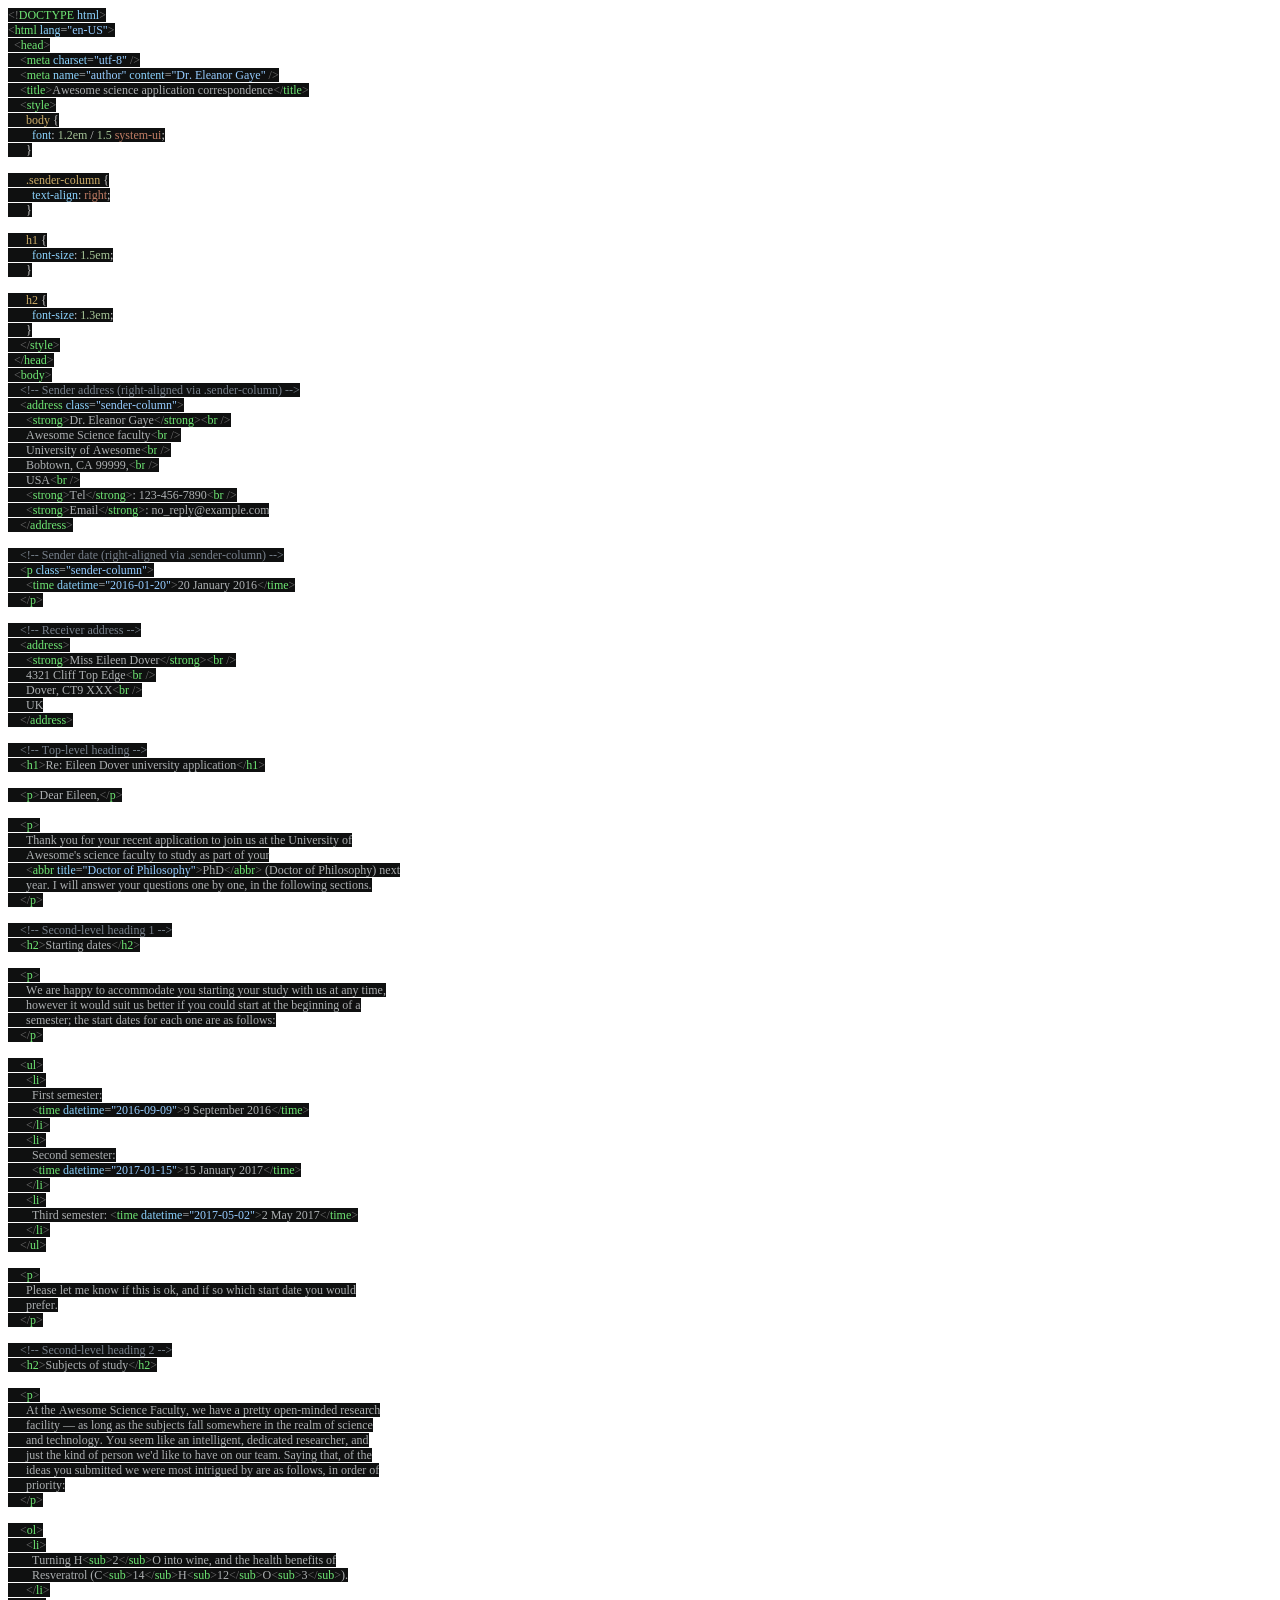
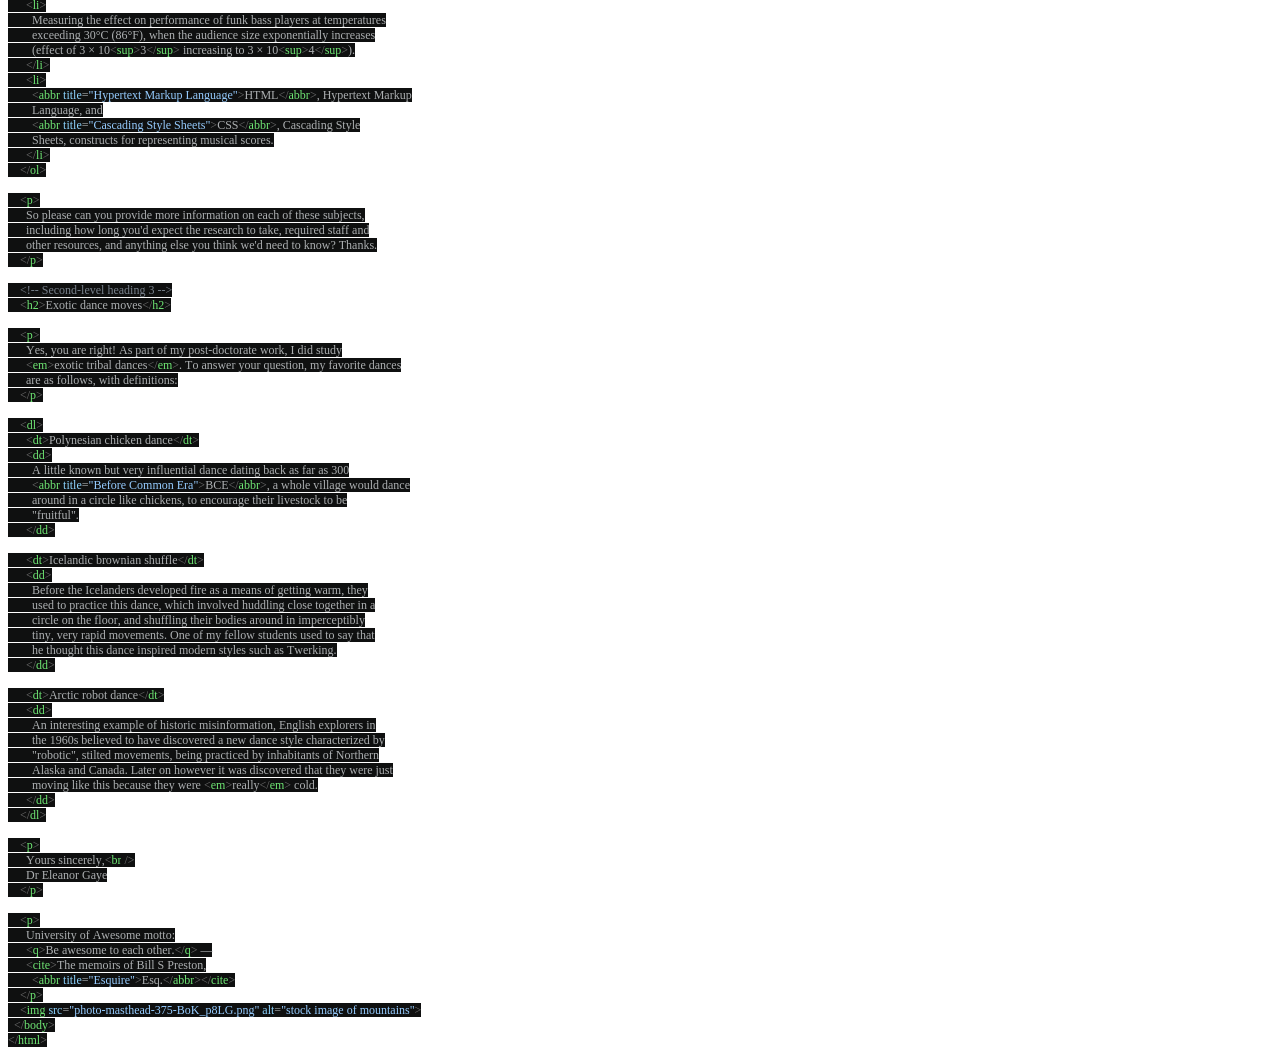
<file: HW 1.html>
<!DOCTYPE html PUBLIC "-//W3C//DTD HTML 4.01//EN" "http://www.w3.org/TR/html4/strict.dtd">
<html>
<head>
  <meta http-equiv="Content-Type" content="text/html; charset=utf-8">
  <meta http-equiv="Content-Style-Type" content="text/css">
  <title></title>
  <meta name="Generator" content="Cocoa HTML Writer">
  <meta name="CocoaVersion" content="2685.7">
  <style type="text/css">
    p.p1 {margin: 0.0px 0.0px 0.0px 0.0px; font: 12.0px Menlo; color: #6fe674; -webkit-text-stroke: #6fe674}
    p.p2 {margin: 0.0px 0.0px 0.0px 0.0px; font: 12.0px Menlo; color: #96ccff; -webkit-text-stroke: #96ccff}
    p.p3 {margin: 0.0px 0.0px 0.0px 0.0px; font: 12.0px Menlo; color: #adb0b2; -webkit-text-stroke: #adb0b2}
    p.p4 {margin: 0.0px 0.0px 0.0px 0.0px; font: 12.0px Menlo; color: #cacaca; -webkit-text-stroke: #cacaca}
    p.p5 {margin: 0.0px 0.0px 0.0px 0.0px; font: 12.0px Menlo; color: #adb0b2; -webkit-text-stroke: #adb0b2; min-height: 14.0px}
    p.p6 {margin: 0.0px 0.0px 0.0px 0.0px; font: 12.0px Menlo; color: #cdad6a; -webkit-text-stroke: #cdad6a}
    p.p7 {margin: 0.0px 0.0px 0.0px 0.0px; font: 12.0px Menlo; color: #78818c; -webkit-text-stroke: #78818c}
    span.s1 {font-kerning: none; color: #6d6d6d; background-color: #0f1010; -webkit-text-stroke: 0px #6d6d6d}
    span.s2 {font-kerning: none; background-color: #0f1010}
    span.s3 {font-kerning: none; color: #adb0b2; background-color: #0f1010; -webkit-text-stroke: 0px #adb0b2}
    span.s4 {font-kerning: none; color: #8cd3fe; background-color: #0f1010; -webkit-text-stroke: 0px #8cd3fe}
    span.s5 {font-kerning: none; color: #6fe674; background-color: #0f1010; -webkit-text-stroke: 0px #6fe674}
    span.s6 {font-kerning: none; color: #96ccff; background-color: #0f1010; -webkit-text-stroke: 0px #96ccff}
    span.s7 {font-kerning: none; color: #cdad6a; background-color: #0f1010; -webkit-text-stroke: 0px #cdad6a}
    span.s8 {font-kerning: none; color: #a7c598; background-color: #0f1010; -webkit-text-stroke: 0px #a7c598}
    span.s9 {font-kerning: none; color: #c27e65; background-color: #0f1010; -webkit-text-stroke: 0px #c27e65}
    span.s10 {font-kerning: none}
    span.s11 {font-kerning: none; color: #cacaca; background-color: #0f1010; -webkit-text-stroke: 0px #cacaca}
  </style>
</head>
<body>
<p class="p1"><span class="s1">&lt;!</span><span class="s2">DOCTYPE</span><span class="s3"> </span><span class="s4">html</span><span class="s1">&gt;</span></p>
<p class="p2"><span class="s1">&lt;</span><span class="s5">html</span><span class="s3"> </span><span class="s4">lang</span><span class="s3">=</span><span class="s2">"en-US"</span><span class="s1">&gt;</span></p>
<p class="p1"><span class="s3"><span class="Apple-converted-space">  </span></span><span class="s1">&lt;</span><span class="s2">head</span><span class="s1">&gt;</span></p>
<p class="p3"><span class="s2"><span class="Apple-converted-space">    </span></span><span class="s1">&lt;</span><span class="s5">meta</span><span class="s2"> </span><span class="s4">charset</span><span class="s2">=</span><span class="s6">"utf-8"</span><span class="s2"> </span><span class="s1">/&gt;</span></p>
<p class="p2"><span class="s3"><span class="Apple-converted-space">    </span></span><span class="s1">&lt;</span><span class="s5">meta</span><span class="s3"> </span><span class="s4">name</span><span class="s3">=</span><span class="s2">"author"</span><span class="s3"> </span><span class="s4">content</span><span class="s3">=</span><span class="s2">"Dr. Eleanor Gaye"</span><span class="s3"> </span><span class="s1">/&gt;</span></p>
<p class="p3"><span class="s2"><span class="Apple-converted-space">    </span></span><span class="s1">&lt;</span><span class="s5">title</span><span class="s1">&gt;</span><span class="s2">Awesome science application correspondence</span><span class="s1">&lt;/</span><span class="s5">title</span><span class="s1">&gt;</span></p>
<p class="p1"><span class="s3"><span class="Apple-converted-space">    </span></span><span class="s1">&lt;</span><span class="s2">style</span><span class="s1">&gt;</span></p>
<p class="p4"><span class="s2"><span class="Apple-converted-space">      </span></span><span class="s7">body</span><span class="s2"> {</span></p>
<p class="p4"><span class="s2"><span class="Apple-converted-space">        </span></span><span class="s4">font</span><span class="s2">: </span><span class="s8">1.2em</span><span class="s2"> / </span><span class="s8">1.5</span><span class="s2"> </span><span class="s9">system-ui</span><span class="s2">;</span></p>
<p class="p4"><span class="s2"><span class="Apple-converted-space">      </span>}</span></p>
<p class="p5"><span class="s10"></span><br></p>
<p class="p6"><span class="s11"><span class="Apple-converted-space">      </span></span><span class="s2">.sender-column</span><span class="s11"> {</span></p>
<p class="p4"><span class="s2"><span class="Apple-converted-space">        </span></span><span class="s4">text-align</span><span class="s2">: </span><span class="s9">right</span><span class="s2">;</span></p>
<p class="p4"><span class="s2"><span class="Apple-converted-space">      </span>}</span></p>
<p class="p5"><span class="s10"></span><br></p>
<p class="p4"><span class="s2"><span class="Apple-converted-space">      </span></span><span class="s7">h1</span><span class="s2"> {</span></p>
<p class="p4"><span class="s2"><span class="Apple-converted-space">        </span></span><span class="s4">font-size</span><span class="s2">: </span><span class="s8">1.5em</span><span class="s2">;</span></p>
<p class="p4"><span class="s2"><span class="Apple-converted-space">      </span>}</span></p>
<p class="p5"><span class="s10"></span><br></p>
<p class="p4"><span class="s2"><span class="Apple-converted-space">      </span></span><span class="s7">h2</span><span class="s2"> {</span></p>
<p class="p4"><span class="s2"><span class="Apple-converted-space">        </span></span><span class="s4">font-size</span><span class="s2">: </span><span class="s8">1.3em</span><span class="s2">;</span></p>
<p class="p4"><span class="s2"><span class="Apple-converted-space">      </span>}</span></p>
<p class="p1"><span class="s11"><span class="Apple-converted-space">    </span></span><span class="s1">&lt;/</span><span class="s2">style</span><span class="s1">&gt;</span></p>
<p class="p1"><span class="s3"><span class="Apple-converted-space">  </span></span><span class="s1">&lt;/</span><span class="s2">head</span><span class="s1">&gt;</span></p>
<p class="p1"><span class="s3"><span class="Apple-converted-space">  </span></span><span class="s1">&lt;</span><span class="s2">body</span><span class="s1">&gt;</span></p>
<p class="p7"><span class="s3"><span class="Apple-converted-space">    </span></span><span class="s2">&lt;!-- Sender address (right-aligned via .sender-column) --&gt;</span></p>
<p class="p2"><span class="s3"><span class="Apple-converted-space">    </span></span><span class="s1">&lt;</span><span class="s5">address</span><span class="s3"> </span><span class="s4">class</span><span class="s3">=</span><span class="s2">"sender-column"</span><span class="s1">&gt;</span></p>
<p class="p3"><span class="s2"><span class="Apple-converted-space">      </span></span><span class="s1">&lt;</span><span class="s5">strong</span><span class="s1">&gt;</span><span class="s2">Dr. Eleanor Gaye</span><span class="s1">&lt;/</span><span class="s5">strong</span><span class="s1">&gt;&lt;</span><span class="s5">br</span><span class="s2"> </span><span class="s1">/&gt;</span></p>
<p class="p3"><span class="s2"><span class="Apple-converted-space">      </span>Awesome Science faculty</span><span class="s1">&lt;</span><span class="s5">br</span><span class="s2"> </span><span class="s1">/&gt;</span></p>
<p class="p3"><span class="s2"><span class="Apple-converted-space">      </span>University of Awesome</span><span class="s1">&lt;</span><span class="s5">br</span><span class="s2"> </span><span class="s1">/&gt;</span></p>
<p class="p3"><span class="s2"><span class="Apple-converted-space">      </span>Bobtown, CA 99999,</span><span class="s1">&lt;</span><span class="s5">br</span><span class="s2"> </span><span class="s1">/&gt;</span></p>
<p class="p3"><span class="s2"><span class="Apple-converted-space">      </span>USA</span><span class="s1">&lt;</span><span class="s5">br</span><span class="s2"> </span><span class="s1">/&gt;</span></p>
<p class="p3"><span class="s2"><span class="Apple-converted-space">      </span></span><span class="s1">&lt;</span><span class="s5">strong</span><span class="s1">&gt;</span><span class="s2">Tel</span><span class="s1">&lt;/</span><span class="s5">strong</span><span class="s1">&gt;</span><span class="s2">: 123-456-7890</span><span class="s1">&lt;</span><span class="s5">br</span><span class="s2"> </span><span class="s1">/&gt;</span></p>
<p class="p3"><span class="s2"><span class="Apple-converted-space">      </span></span><span class="s1">&lt;</span><span class="s5">strong</span><span class="s1">&gt;</span><span class="s2">Email</span><span class="s1">&lt;/</span><span class="s5">strong</span><span class="s1">&gt;</span><span class="s2">: no_reply@example.com</span></p>
<p class="p1"><span class="s3"><span class="Apple-converted-space">    </span></span><span class="s1">&lt;/</span><span class="s2">address</span><span class="s1">&gt;</span></p>
<p class="p5"><span class="s10"></span><br></p>
<p class="p7"><span class="s3"><span class="Apple-converted-space">    </span></span><span class="s2">&lt;!-- Sender date (right-aligned via .sender-column) --&gt;</span></p>
<p class="p2"><span class="s3"><span class="Apple-converted-space">    </span></span><span class="s1">&lt;</span><span class="s5">p</span><span class="s3"> </span><span class="s4">class</span><span class="s3">=</span><span class="s2">"sender-column"</span><span class="s1">&gt;</span></p>
<p class="p3"><span class="s2"><span class="Apple-converted-space">      </span></span><span class="s1">&lt;</span><span class="s5">time</span><span class="s2"> </span><span class="s4">datetime</span><span class="s2">=</span><span class="s6">"2016-01-20"</span><span class="s1">&gt;</span><span class="s2">20 January 2016</span><span class="s1">&lt;/</span><span class="s5">time</span><span class="s1">&gt;</span></p>
<p class="p3"><span class="s2"><span class="Apple-converted-space">    </span></span><span class="s1">&lt;/</span><span class="s5">p</span><span class="s1">&gt;</span></p>
<p class="p5"><span class="s10"></span><br></p>
<p class="p7"><span class="s3"><span class="Apple-converted-space">    </span></span><span class="s2">&lt;!-- Receiver address --&gt;</span></p>
<p class="p1"><span class="s3"><span class="Apple-converted-space">    </span></span><span class="s1">&lt;</span><span class="s2">address</span><span class="s1">&gt;</span></p>
<p class="p3"><span class="s2"><span class="Apple-converted-space">      </span></span><span class="s1">&lt;</span><span class="s5">strong</span><span class="s1">&gt;</span><span class="s2">Miss Eileen Dover</span><span class="s1">&lt;/</span><span class="s5">strong</span><span class="s1">&gt;&lt;</span><span class="s5">br</span><span class="s2"> </span><span class="s1">/&gt;</span></p>
<p class="p3"><span class="s2"><span class="Apple-converted-space">      </span>4321 Cliff Top Edge</span><span class="s1">&lt;</span><span class="s5">br</span><span class="s2"> </span><span class="s1">/&gt;</span></p>
<p class="p3"><span class="s2"><span class="Apple-converted-space">      </span>Dover, CT9 XXX</span><span class="s1">&lt;</span><span class="s5">br</span><span class="s2"> </span><span class="s1">/&gt;</span></p>
<p class="p3"><span class="s2"><span class="Apple-converted-space">      </span>UK</span></p>
<p class="p1"><span class="s3"><span class="Apple-converted-space">    </span></span><span class="s1">&lt;/</span><span class="s2">address</span><span class="s1">&gt;</span></p>
<p class="p5"><span class="s10"></span><br></p>
<p class="p7"><span class="s3"><span class="Apple-converted-space">    </span></span><span class="s2">&lt;!-- Top-level heading --&gt;</span></p>
<p class="p3"><span class="s2"><span class="Apple-converted-space">    </span></span><span class="s1">&lt;</span><span class="s5">h1</span><span class="s1">&gt;</span><span class="s2">Re: Eileen Dover university application</span><span class="s1">&lt;/</span><span class="s5">h1</span><span class="s1">&gt;</span></p>
<p class="p5"><span class="s10"></span><br></p>
<p class="p3"><span class="s2"><span class="Apple-converted-space">    </span></span><span class="s1">&lt;</span><span class="s5">p</span><span class="s1">&gt;</span><span class="s2">Dear Eileen,</span><span class="s1">&lt;/</span><span class="s5">p</span><span class="s1">&gt;</span></p>
<p class="p5"><span class="s10"></span><br></p>
<p class="p3"><span class="s2"><span class="Apple-converted-space">    </span></span><span class="s1">&lt;</span><span class="s5">p</span><span class="s1">&gt;</span></p>
<p class="p3"><span class="s2"><span class="Apple-converted-space">      </span>Thank you for your recent application to join us at the University of</span></p>
<p class="p3"><span class="s2"><span class="Apple-converted-space">      </span>Awesome's science faculty to study as part of your</span></p>
<p class="p3"><span class="s2"><span class="Apple-converted-space">      </span></span><span class="s1">&lt;</span><span class="s5">abbr</span><span class="s2"> </span><span class="s4">title</span><span class="s2">=</span><span class="s6">"Doctor of Philosophy"</span><span class="s1">&gt;</span><span class="s2">PhD</span><span class="s1">&lt;/</span><span class="s5">abbr</span><span class="s1">&gt;</span><span class="s2"> (Doctor of Philosophy) next</span></p>
<p class="p3"><span class="s2"><span class="Apple-converted-space">      </span>year. I will answer your questions one by one, in the following sections.</span></p>
<p class="p3"><span class="s2"><span class="Apple-converted-space">    </span></span><span class="s1">&lt;/</span><span class="s5">p</span><span class="s1">&gt;</span></p>
<p class="p5"><span class="s10"></span><br></p>
<p class="p7"><span class="s3"><span class="Apple-converted-space">    </span></span><span class="s2">&lt;!-- Second-level heading 1 --&gt;</span></p>
<p class="p3"><span class="s2"><span class="Apple-converted-space">    </span></span><span class="s1">&lt;</span><span class="s5">h2</span><span class="s1">&gt;</span><span class="s2">Starting dates</span><span class="s1">&lt;/</span><span class="s5">h2</span><span class="s1">&gt;</span></p>
<p class="p5"><span class="s10"></span><br></p>
<p class="p3"><span class="s2"><span class="Apple-converted-space">    </span></span><span class="s1">&lt;</span><span class="s5">p</span><span class="s1">&gt;</span></p>
<p class="p3"><span class="s2"><span class="Apple-converted-space">      </span>We are happy to accommodate you starting your study with us at any time,</span></p>
<p class="p3"><span class="s2"><span class="Apple-converted-space">      </span>however it would suit us better if you could start at the beginning of a</span></p>
<p class="p3"><span class="s2"><span class="Apple-converted-space">      </span>semester; the start dates for each one are as follows:</span></p>
<p class="p3"><span class="s2"><span class="Apple-converted-space">    </span></span><span class="s1">&lt;/</span><span class="s5">p</span><span class="s1">&gt;</span></p>
<p class="p5"><span class="s10"></span><br></p>
<p class="p3"><span class="s2"><span class="Apple-converted-space">    </span></span><span class="s1">&lt;</span><span class="s5">ul</span><span class="s1">&gt;</span></p>
<p class="p3"><span class="s2"><span class="Apple-converted-space">      </span></span><span class="s1">&lt;</span><span class="s5">li</span><span class="s1">&gt;</span></p>
<p class="p3"><span class="s2"><span class="Apple-converted-space">        </span>First semester:</span></p>
<p class="p3"><span class="s2"><span class="Apple-converted-space">        </span></span><span class="s1">&lt;</span><span class="s5">time</span><span class="s2"> </span><span class="s4">datetime</span><span class="s2">=</span><span class="s6">"2016-09-09"</span><span class="s1">&gt;</span><span class="s2">9 September 2016</span><span class="s1">&lt;/</span><span class="s5">time</span><span class="s1">&gt;</span></p>
<p class="p3"><span class="s2"><span class="Apple-converted-space">      </span></span><span class="s1">&lt;/</span><span class="s5">li</span><span class="s1">&gt;</span></p>
<p class="p3"><span class="s2"><span class="Apple-converted-space">      </span></span><span class="s1">&lt;</span><span class="s5">li</span><span class="s1">&gt;</span></p>
<p class="p3"><span class="s2"><span class="Apple-converted-space">        </span>Second semester:</span></p>
<p class="p3"><span class="s2"><span class="Apple-converted-space">        </span></span><span class="s1">&lt;</span><span class="s5">time</span><span class="s2"> </span><span class="s4">datetime</span><span class="s2">=</span><span class="s6">"2017-01-15"</span><span class="s1">&gt;</span><span class="s2">15 January 2017</span><span class="s1">&lt;/</span><span class="s5">time</span><span class="s1">&gt;</span></p>
<p class="p3"><span class="s2"><span class="Apple-converted-space">      </span></span><span class="s1">&lt;/</span><span class="s5">li</span><span class="s1">&gt;</span></p>
<p class="p3"><span class="s2"><span class="Apple-converted-space">      </span></span><span class="s1">&lt;</span><span class="s5">li</span><span class="s1">&gt;</span></p>
<p class="p3"><span class="s2"><span class="Apple-converted-space">        </span>Third semester: </span><span class="s1">&lt;</span><span class="s5">time</span><span class="s2"> </span><span class="s4">datetime</span><span class="s2">=</span><span class="s6">"2017-05-02"</span><span class="s1">&gt;</span><span class="s2">2 May 2017</span><span class="s1">&lt;/</span><span class="s5">time</span><span class="s1">&gt;</span></p>
<p class="p3"><span class="s2"><span class="Apple-converted-space">      </span></span><span class="s1">&lt;/</span><span class="s5">li</span><span class="s1">&gt;</span></p>
<p class="p3"><span class="s2"><span class="Apple-converted-space">    </span></span><span class="s1">&lt;/</span><span class="s5">ul</span><span class="s1">&gt;</span></p>
<p class="p5"><span class="s10"></span><br></p>
<p class="p3"><span class="s2"><span class="Apple-converted-space">    </span></span><span class="s1">&lt;</span><span class="s5">p</span><span class="s1">&gt;</span></p>
<p class="p3"><span class="s2"><span class="Apple-converted-space">      </span>Please let me know if this is ok, and if so which start date you would</span></p>
<p class="p3"><span class="s2"><span class="Apple-converted-space">      </span>prefer.</span></p>
<p class="p3"><span class="s2"><span class="Apple-converted-space">    </span></span><span class="s1">&lt;/</span><span class="s5">p</span><span class="s1">&gt;</span></p>
<p class="p5"><span class="s10"></span><br></p>
<p class="p7"><span class="s3"><span class="Apple-converted-space">    </span></span><span class="s2">&lt;!-- Second-level heading 2 --&gt;</span></p>
<p class="p3"><span class="s2"><span class="Apple-converted-space">    </span></span><span class="s1">&lt;</span><span class="s5">h2</span><span class="s1">&gt;</span><span class="s2">Subjects of study</span><span class="s1">&lt;/</span><span class="s5">h2</span><span class="s1">&gt;</span></p>
<p class="p5"><span class="s10"></span><br></p>
<p class="p3"><span class="s2"><span class="Apple-converted-space">    </span></span><span class="s1">&lt;</span><span class="s5">p</span><span class="s1">&gt;</span></p>
<p class="p3"><span class="s2"><span class="Apple-converted-space">      </span>At the Awesome Science Faculty, we have a pretty open-minded research</span></p>
<p class="p3"><span class="s2"><span class="Apple-converted-space">      </span>facility — as long as the subjects fall somewhere in the realm of science</span></p>
<p class="p3"><span class="s2"><span class="Apple-converted-space">      </span>and technology. You seem like an intelligent, dedicated researcher, and</span></p>
<p class="p3"><span class="s2"><span class="Apple-converted-space">      </span>just the kind of person we'd like to have on our team. Saying that, of the</span></p>
<p class="p3"><span class="s2"><span class="Apple-converted-space">      </span>ideas you submitted we were most intrigued by are as follows, in order of</span></p>
<p class="p3"><span class="s2"><span class="Apple-converted-space">      </span>priority:</span></p>
<p class="p3"><span class="s2"><span class="Apple-converted-space">    </span></span><span class="s1">&lt;/</span><span class="s5">p</span><span class="s1">&gt;</span></p>
<p class="p5"><span class="s10"></span><br></p>
<p class="p3"><span class="s2"><span class="Apple-converted-space">    </span></span><span class="s1">&lt;</span><span class="s5">ol</span><span class="s1">&gt;</span></p>
<p class="p3"><span class="s2"><span class="Apple-converted-space">      </span></span><span class="s1">&lt;</span><span class="s5">li</span><span class="s1">&gt;</span></p>
<p class="p3"><span class="s2"><span class="Apple-converted-space">        </span>Turning H</span><span class="s1">&lt;</span><span class="s5">sub</span><span class="s1">&gt;</span><span class="s2">2</span><span class="s1">&lt;/</span><span class="s5">sub</span><span class="s1">&gt;</span><span class="s2">O into wine, and the health benefits of</span></p>
<p class="p3"><span class="s2"><span class="Apple-converted-space">        </span>Resveratrol (C</span><span class="s1">&lt;</span><span class="s5">sub</span><span class="s1">&gt;</span><span class="s2">14</span><span class="s1">&lt;/</span><span class="s5">sub</span><span class="s1">&gt;</span><span class="s2">H</span><span class="s1">&lt;</span><span class="s5">sub</span><span class="s1">&gt;</span><span class="s2">12</span><span class="s1">&lt;/</span><span class="s5">sub</span><span class="s1">&gt;</span><span class="s2">O</span><span class="s1">&lt;</span><span class="s5">sub</span><span class="s1">&gt;</span><span class="s2">3</span><span class="s1">&lt;/</span><span class="s5">sub</span><span class="s1">&gt;</span><span class="s2">).</span></p>
<p class="p3"><span class="s2"><span class="Apple-converted-space">      </span></span><span class="s1">&lt;/</span><span class="s5">li</span><span class="s1">&gt;</span></p>
<p class="p3"><span class="s2"><span class="Apple-converted-space">      </span></span><span class="s1">&lt;</span><span class="s5">li</span><span class="s1">&gt;</span></p>
<p class="p3"><span class="s2"><span class="Apple-converted-space">        </span>Measuring the effect on performance of funk bass players at temperatures</span></p>
<p class="p3"><span class="s2"><span class="Apple-converted-space">        </span>exceeding 30°C (86°F), when the audience size exponentially increases</span></p>
<p class="p3"><span class="s2"><span class="Apple-converted-space">        </span>(effect of 3 × 10</span><span class="s1">&lt;</span><span class="s5">sup</span><span class="s1">&gt;</span><span class="s2">3</span><span class="s1">&lt;/</span><span class="s5">sup</span><span class="s1">&gt;</span><span class="s2"> increasing to 3 × 10</span><span class="s1">&lt;</span><span class="s5">sup</span><span class="s1">&gt;</span><span class="s2">4</span><span class="s1">&lt;/</span><span class="s5">sup</span><span class="s1">&gt;</span><span class="s2">).</span></p>
<p class="p3"><span class="s2"><span class="Apple-converted-space">      </span></span><span class="s1">&lt;/</span><span class="s5">li</span><span class="s1">&gt;</span></p>
<p class="p3"><span class="s2"><span class="Apple-converted-space">      </span></span><span class="s1">&lt;</span><span class="s5">li</span><span class="s1">&gt;</span></p>
<p class="p3"><span class="s2"><span class="Apple-converted-space">        </span></span><span class="s1">&lt;</span><span class="s5">abbr</span><span class="s2"> </span><span class="s4">title</span><span class="s2">=</span><span class="s6">"Hypertext Markup Language"</span><span class="s1">&gt;</span><span class="s2">HTML</span><span class="s1">&lt;/</span><span class="s5">abbr</span><span class="s1">&gt;</span><span class="s2">, Hypertext Markup</span></p>
<p class="p3"><span class="s2"><span class="Apple-converted-space">        </span>Language, and</span></p>
<p class="p3"><span class="s2"><span class="Apple-converted-space">        </span></span><span class="s1">&lt;</span><span class="s5">abbr</span><span class="s2"> </span><span class="s4">title</span><span class="s2">=</span><span class="s6">"Cascading Style Sheets"</span><span class="s1">&gt;</span><span class="s2">CSS</span><span class="s1">&lt;/</span><span class="s5">abbr</span><span class="s1">&gt;</span><span class="s2">, Cascading Style</span></p>
<p class="p3"><span class="s2"><span class="Apple-converted-space">        </span>Sheets, constructs for representing musical scores.</span></p>
<p class="p3"><span class="s2"><span class="Apple-converted-space">      </span></span><span class="s1">&lt;/</span><span class="s5">li</span><span class="s1">&gt;</span></p>
<p class="p3"><span class="s2"><span class="Apple-converted-space">    </span></span><span class="s1">&lt;/</span><span class="s5">ol</span><span class="s1">&gt;</span></p>
<p class="p5"><span class="s10"></span><br></p>
<p class="p3"><span class="s2"><span class="Apple-converted-space">    </span></span><span class="s1">&lt;</span><span class="s5">p</span><span class="s1">&gt;</span></p>
<p class="p3"><span class="s2"><span class="Apple-converted-space">      </span>So please can you provide more information on each of these subjects,</span></p>
<p class="p3"><span class="s2"><span class="Apple-converted-space">      </span>including how long you'd expect the research to take, required staff and</span></p>
<p class="p3"><span class="s2"><span class="Apple-converted-space">      </span>other resources, and anything else you think we'd need to know? Thanks.</span></p>
<p class="p3"><span class="s2"><span class="Apple-converted-space">    </span></span><span class="s1">&lt;/</span><span class="s5">p</span><span class="s1">&gt;</span></p>
<p class="p5"><span class="s10"></span><br></p>
<p class="p7"><span class="s3"><span class="Apple-converted-space">    </span></span><span class="s2">&lt;!-- Second-level heading 3 --&gt;</span></p>
<p class="p3"><span class="s2"><span class="Apple-converted-space">    </span></span><span class="s1">&lt;</span><span class="s5">h2</span><span class="s1">&gt;</span><span class="s2">Exotic dance moves</span><span class="s1">&lt;/</span><span class="s5">h2</span><span class="s1">&gt;</span></p>
<p class="p5"><span class="s10"></span><br></p>
<p class="p3"><span class="s2"><span class="Apple-converted-space">    </span></span><span class="s1">&lt;</span><span class="s5">p</span><span class="s1">&gt;</span></p>
<p class="p3"><span class="s2"><span class="Apple-converted-space">      </span>Yes, you are right! As part of my post-doctorate work, I did study</span></p>
<p class="p3"><span class="s2"><span class="Apple-converted-space">      </span></span><span class="s1">&lt;</span><span class="s5">em</span><span class="s1">&gt;</span><span class="s2">exotic tribal dances</span><span class="s1">&lt;/</span><span class="s5">em</span><span class="s1">&gt;</span><span class="s2">. To answer your question, my favorite dances</span></p>
<p class="p3"><span class="s2"><span class="Apple-converted-space">      </span>are as follows, with definitions:</span></p>
<p class="p3"><span class="s2"><span class="Apple-converted-space">    </span></span><span class="s1">&lt;/</span><span class="s5">p</span><span class="s1">&gt;</span></p>
<p class="p5"><span class="s10"></span><br></p>
<p class="p3"><span class="s2"><span class="Apple-converted-space">    </span></span><span class="s1">&lt;</span><span class="s5">dl</span><span class="s1">&gt;</span></p>
<p class="p3"><span class="s2"><span class="Apple-converted-space">      </span></span><span class="s1">&lt;</span><span class="s5">dt</span><span class="s1">&gt;</span><span class="s2">Polynesian chicken dance</span><span class="s1">&lt;/</span><span class="s5">dt</span><span class="s1">&gt;</span></p>
<p class="p3"><span class="s2"><span class="Apple-converted-space">      </span></span><span class="s1">&lt;</span><span class="s5">dd</span><span class="s1">&gt;</span></p>
<p class="p3"><span class="s2"><span class="Apple-converted-space">        </span>A little known but very influential dance dating back as far as 300</span></p>
<p class="p3"><span class="s2"><span class="Apple-converted-space">        </span></span><span class="s1">&lt;</span><span class="s5">abbr</span><span class="s2"> </span><span class="s4">title</span><span class="s2">=</span><span class="s6">"Before Common Era"</span><span class="s1">&gt;</span><span class="s2">BCE</span><span class="s1">&lt;/</span><span class="s5">abbr</span><span class="s1">&gt;</span><span class="s2">, a whole village would dance</span></p>
<p class="p3"><span class="s2"><span class="Apple-converted-space">        </span>around in a circle like chickens, to encourage their livestock to be</span></p>
<p class="p3"><span class="s2"><span class="Apple-converted-space">        </span>"fruitful".</span></p>
<p class="p3"><span class="s2"><span class="Apple-converted-space">      </span></span><span class="s1">&lt;/</span><span class="s5">dd</span><span class="s1">&gt;</span></p>
<p class="p5"><span class="s10"></span><br></p>
<p class="p3"><span class="s2"><span class="Apple-converted-space">      </span></span><span class="s1">&lt;</span><span class="s5">dt</span><span class="s1">&gt;</span><span class="s2">Icelandic brownian shuffle</span><span class="s1">&lt;/</span><span class="s5">dt</span><span class="s1">&gt;</span></p>
<p class="p3"><span class="s2"><span class="Apple-converted-space">      </span></span><span class="s1">&lt;</span><span class="s5">dd</span><span class="s1">&gt;</span></p>
<p class="p3"><span class="s2"><span class="Apple-converted-space">        </span>Before the Icelanders developed fire as a means of getting warm, they</span></p>
<p class="p3"><span class="s2"><span class="Apple-converted-space">        </span>used to practice this dance, which involved huddling close together in a</span></p>
<p class="p3"><span class="s2"><span class="Apple-converted-space">        </span>circle on the floor, and shuffling their bodies around in imperceptibly</span></p>
<p class="p3"><span class="s2"><span class="Apple-converted-space">        </span>tiny, very rapid movements. One of my fellow students used to say that</span></p>
<p class="p3"><span class="s2"><span class="Apple-converted-space">        </span>he thought this dance inspired modern styles such as Twerking.</span></p>
<p class="p3"><span class="s2"><span class="Apple-converted-space">      </span></span><span class="s1">&lt;/</span><span class="s5">dd</span><span class="s1">&gt;</span></p>
<p class="p5"><span class="s10"></span><br></p>
<p class="p3"><span class="s2"><span class="Apple-converted-space">      </span></span><span class="s1">&lt;</span><span class="s5">dt</span><span class="s1">&gt;</span><span class="s2">Arctic robot dance</span><span class="s1">&lt;/</span><span class="s5">dt</span><span class="s1">&gt;</span></p>
<p class="p3"><span class="s2"><span class="Apple-converted-space">      </span></span><span class="s1">&lt;</span><span class="s5">dd</span><span class="s1">&gt;</span></p>
<p class="p3"><span class="s2"><span class="Apple-converted-space">        </span>An interesting example of historic misinformation, English explorers in</span></p>
<p class="p3"><span class="s2"><span class="Apple-converted-space">        </span>the 1960s believed to have discovered a new dance style characterized by</span></p>
<p class="p3"><span class="s2"><span class="Apple-converted-space">        </span>"robotic", stilted movements, being practiced by inhabitants of Northern</span></p>
<p class="p3"><span class="s2"><span class="Apple-converted-space">        </span>Alaska and Canada. Later on however it was discovered that they were just</span></p>
<p class="p3"><span class="s2"><span class="Apple-converted-space">        </span>moving like this because they were </span><span class="s1">&lt;</span><span class="s5">em</span><span class="s1">&gt;</span><span class="s2">really</span><span class="s1">&lt;/</span><span class="s5">em</span><span class="s1">&gt;</span><span class="s2"> cold.</span></p>
<p class="p3"><span class="s2"><span class="Apple-converted-space">      </span></span><span class="s1">&lt;/</span><span class="s5">dd</span><span class="s1">&gt;</span></p>
<p class="p3"><span class="s2"><span class="Apple-converted-space">    </span></span><span class="s1">&lt;/</span><span class="s5">dl</span><span class="s1">&gt;</span></p>
<p class="p5"><span class="s10"></span><br></p>
<p class="p3"><span class="s2"><span class="Apple-converted-space">    </span></span><span class="s1">&lt;</span><span class="s5">p</span><span class="s1">&gt;</span></p>
<p class="p3"><span class="s2"><span class="Apple-converted-space">      </span>Yours sincerely,</span><span class="s1">&lt;</span><span class="s5">br</span><span class="s2"> </span><span class="s1">/&gt;</span></p>
<p class="p3"><span class="s2"><span class="Apple-converted-space">      </span>Dr Eleanor Gaye</span></p>
<p class="p3"><span class="s2"><span class="Apple-converted-space">    </span></span><span class="s1">&lt;/</span><span class="s5">p</span><span class="s1">&gt;</span></p>
<p class="p5"><span class="s10"></span><br></p>
<p class="p3"><span class="s2"><span class="Apple-converted-space">    </span></span><span class="s1">&lt;</span><span class="s5">p</span><span class="s1">&gt;</span></p>
<p class="p3"><span class="s2"><span class="Apple-converted-space">      </span>University of Awesome motto:</span></p>
<p class="p3"><span class="s2"><span class="Apple-converted-space">      </span></span><span class="s1">&lt;</span><span class="s5">q</span><span class="s1">&gt;</span><span class="s2">Be awesome to each other.</span><span class="s1">&lt;/</span><span class="s5">q</span><span class="s1">&gt;</span><span class="s2"> —</span></p>
<p class="p3"><span class="s2"><span class="Apple-converted-space">      </span></span><span class="s1">&lt;</span><span class="s5">cite</span><span class="s1">&gt;</span><span class="s2">The memoirs of Bill S Preston,</span></p>
<p class="p3"><span class="s2"><span class="Apple-converted-space">        </span></span><span class="s1">&lt;</span><span class="s5">abbr</span><span class="s2"> </span><span class="s4">title</span><span class="s2">=</span><span class="s6">"Esquire"</span><span class="s1">&gt;</span><span class="s2">Esq.</span><span class="s1">&lt;/</span><span class="s5">abbr</span><span class="s1">&gt;&lt;/</span><span class="s5">cite</span><span class="s1">&gt;</span></p>
<p class="p3"><span class="s2"><span class="Apple-converted-space">    </span></span><span class="s1">&lt;/</span><span class="s5">p</span><span class="s1">&gt;</span></p>
<p class="p2"><span class="s3"><span class="Apple-converted-space">    </span></span><span class="s1">&lt;</span><span class="s5">img</span><span class="s3"> </span><span class="s4">src</span><span class="s3">=</span><span class="s2">"photo-masthead-375-BoK_p8LG.png"</span><span class="s3"> </span><span class="s4">alt</span><span class="s3">=</span><span class="s2">"stock image of mountains"</span><span class="s1">&gt;</span></p>
<p class="p1"><span class="s3"><span class="Apple-converted-space">  </span></span><span class="s1">&lt;/</span><span class="s2">body</span><span class="s1">&gt;</span></p>
<p class="p1"><span class="s1">&lt;/</span><span class="s2">html</span><span class="s1">&gt;</span></p>
</body>
</html>
</file>
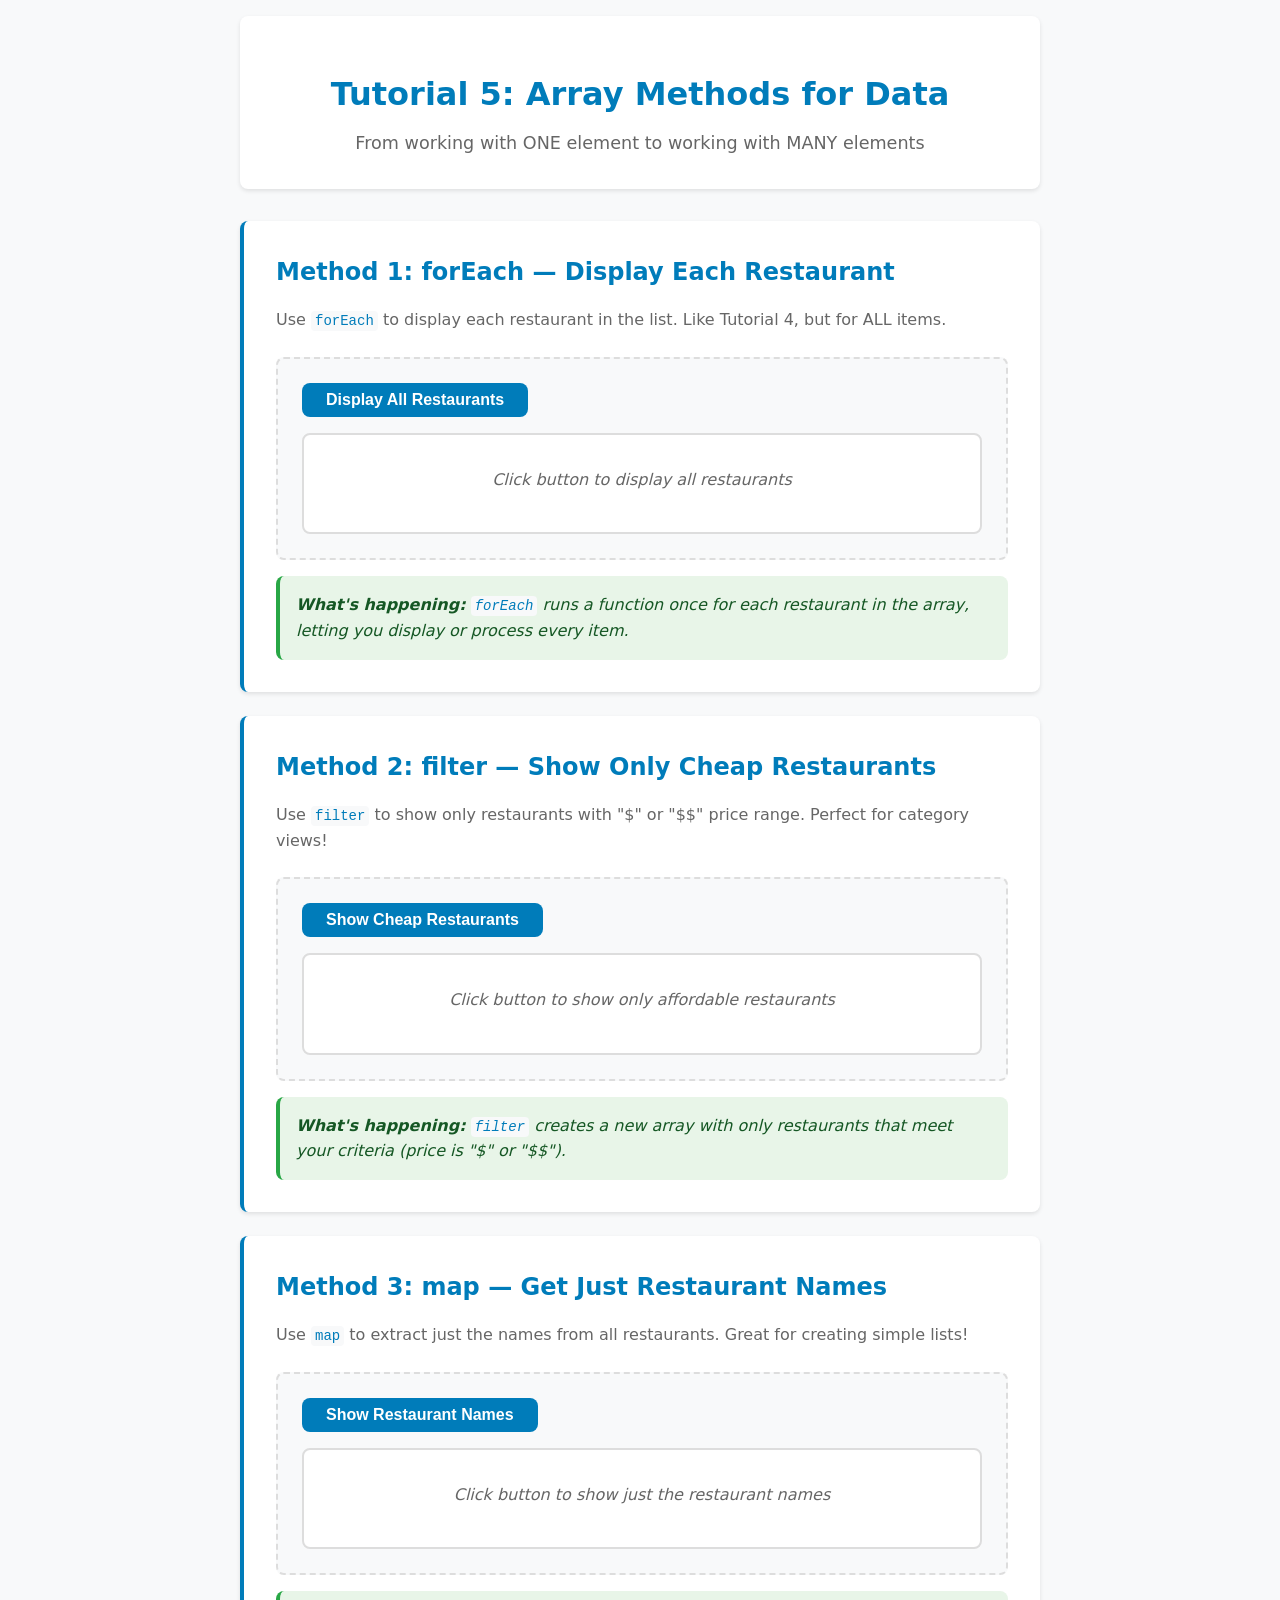
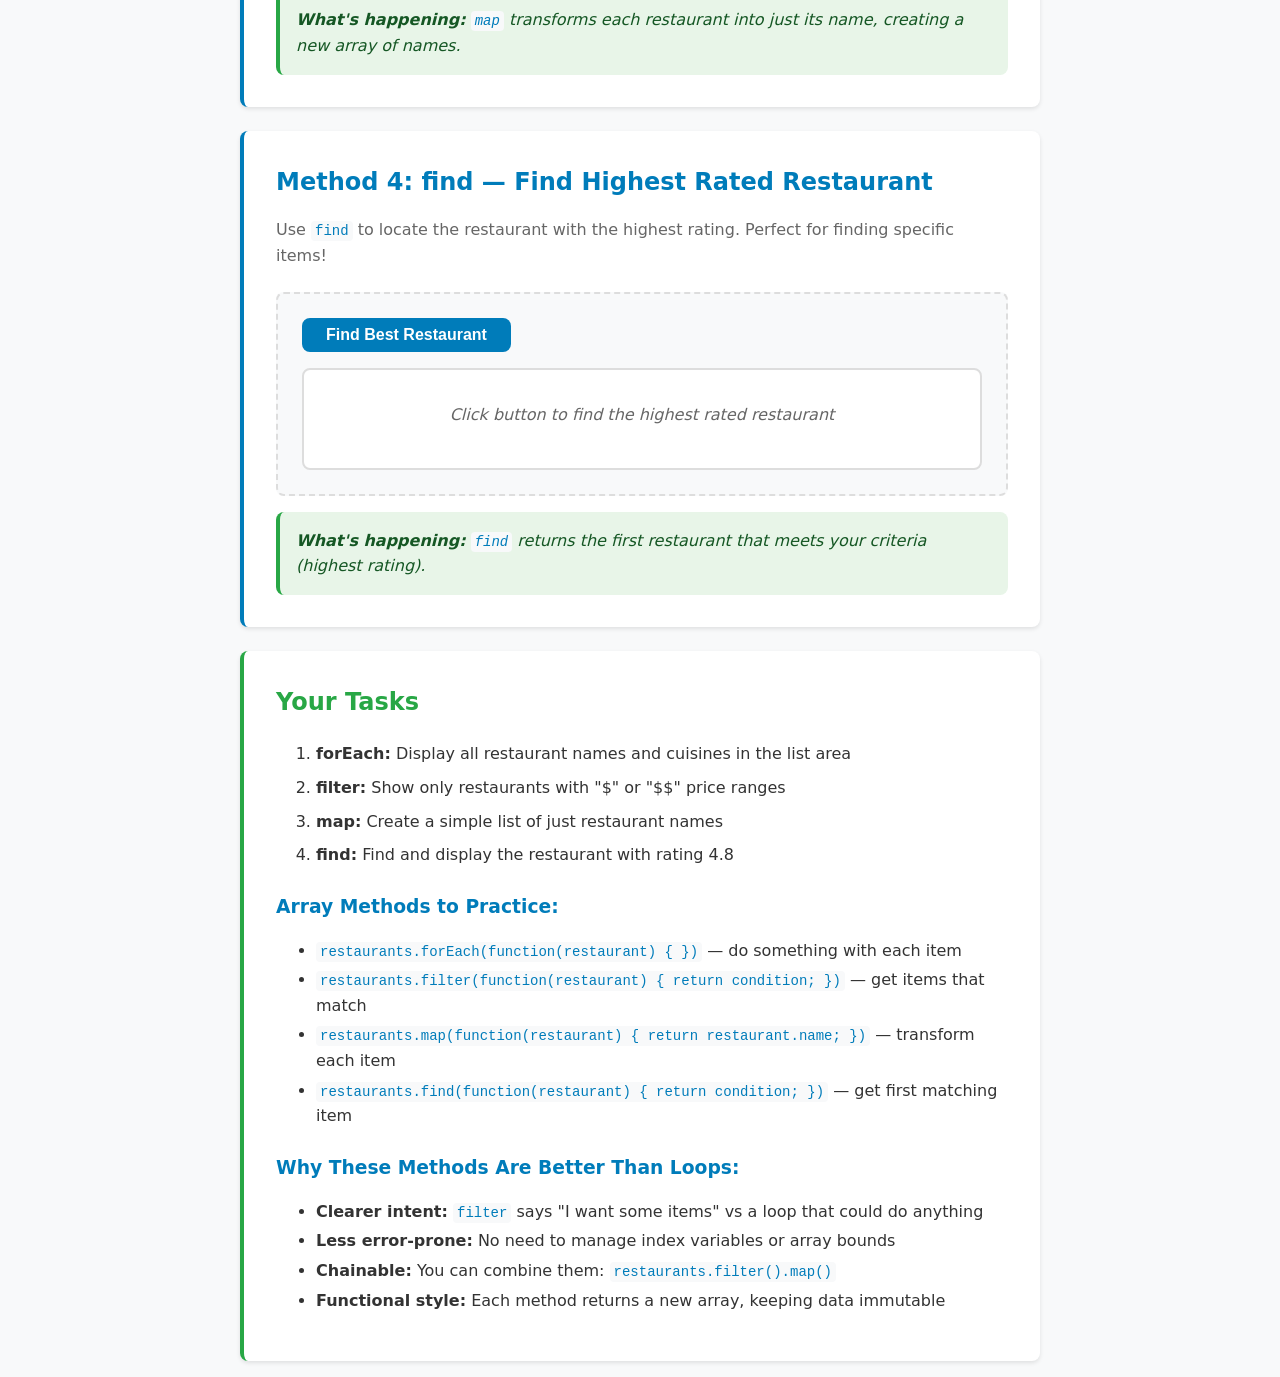
<file: Week5.html>
<!DOCTYPE html>
<html lang="en">
<head>
    <meta charset="UTF-8">
    <meta name="viewport" content="width=device-width, initial-scale=1.0">
    <title>Tutorial 5: Array Methods for Data</title>
    <style>
        /* =====================================================
           TUTORIAL 5: ARRAY METHODS FOR DATA
           Consistent styling with previous tutorials
           ===================================================== */

        /* ROOT VARIABLES */
        :root {
            --primary-color: #007cba;
            --secondary-color: #28a745;
            --background-color: #f8f9fa;
            --card-background: #ffffff;
            --text-color: #333;
            --border-color: #ddd;
            --shadow: 0 0.125rem 0.25rem rgba(0, 0, 0, 0.1);
            --border-radius: 0.5rem;
            --spacing-sm: 0.5rem;
            --spacing-md: 1rem;
            --spacing-lg: 1.5rem;
            --spacing-xl: 2rem;
        }

        /* BASE STYLES */
        * {
            box-sizing: border-box;
        }

        body {
            font-family: system-ui, -apple-system, sans-serif;
            margin: 0;
            padding: var(--spacing-md);
            background: var(--background-color);
            color: var(--text-color);
            line-height: 1.6;
        }

        .container {
            max-width: 50rem;
            margin: 0 auto;
        }

        /* HEADER */
        header {
            text-align: center;
            margin-bottom: var(--spacing-xl);
            padding: var(--spacing-xl);
            background: var(--card-background);
            border-radius: var(--border-radius);
            box-shadow: var(--shadow);
        }

        header h1 {
            color: var(--primary-color);
            margin-bottom: var(--spacing-sm);
        }

        header p {
            color: #666;
            font-size: 1.1rem;
            margin: 0;
        }

        /* METHOD SECTIONS */
        .method-section {
            background: var(--card-background);
            margin-bottom: var(--spacing-lg);
            padding: var(--spacing-xl);
            border-radius: var(--border-radius);
            box-shadow: var(--shadow);
            border-left: 0.25rem solid var(--primary-color);
        }

        .method-section h2 {
            color: var(--primary-color);
            margin-top: 0;
            margin-bottom: var(--spacing-sm);
        }

        .method-section p {
            margin-bottom: var(--spacing-lg);
            color: #666;
        }

        .method-section code {
            background: #f8f9fa;
            padding: 0.125rem 0.25rem;
            border-radius: 0.25rem;
            font-family: 'Courier New', monospace;
            font-size: 0.875rem;
            color: var(--primary-color);
        }

        /* DEMO AREAS */
        .demo-area {
            background: #f8f9fa;
            padding: var(--spacing-lg);
            border-radius: var(--border-radius);
            border: 2px dashed var(--border-color);
            margin-bottom: var(--spacing-md);
        }

        /* BUTTONS */
        .method-button {
            background: var(--primary-color);
            color: white;
            border: none;
            padding: var(--spacing-sm) var(--spacing-lg);
            border-radius: var(--border-radius);
            cursor: pointer;
            font-size: 1rem;
            font-weight: bold;
            transition: all 0.2s ease;
            display: block;
            margin-bottom: var(--spacing-md);
        }

        .method-button:hover {
            background: #005a87;
            transform: translateY(-1px);
        }

        .method-button:focus {
            outline: 2px solid var(--secondary-color);
            outline-offset: 2px;
        }

        /* RESULT AREAS */
        .result-area {
            background: white;
            border: 2px solid var(--border-color);
            border-radius: var(--border-radius);
            padding: var(--spacing-md);
            min-height: 6rem;
            max-height: 20rem;
            overflow-y: auto;
        }

        .placeholder {
            color: #666;
            font-style: italic;
            text-align: center;
            margin: var(--spacing-md) 0;
        }

        /* RESULT CONTENT STYLING */
        .restaurant-item {
            padding: var(--spacing-sm);
            border-bottom: 1px solid #eee;
            margin-bottom: var(--spacing-sm);
        }

        .restaurant-item:last-child {
            border-bottom: none;
            margin-bottom: 0;
        }

        .restaurant-name {
            font-weight: bold;
            color: var(--primary-color);
        }

        .restaurant-cuisine {
            color: #666;
            font-size: 0.9rem;
        }

        .restaurant-rating {
            color: var(--secondary-color);
            font-weight: bold;
        }

        .restaurant-price {
            background: #fff3cd;
            padding: 0.125rem 0.25rem;
            border-radius: 0.25rem;
            font-size: 0.8rem;
            color: #856404;
            display: inline-block;
        }

        /* LIST STYLES FOR MAP RESULTS */
        .name-list {
            list-style: none;
            padding: 0;
            margin: 0;
        }

        .name-list li {
            padding: var(--spacing-sm);
            border-bottom: 1px solid #eee;
            transition: background-color 0.2s;
        }

        .name-list li:hover {
            background: #f8f9fa;
        }

        .name-list li:last-child {
            border-bottom: none;
        }

        /* FOUND ITEM SPECIAL STYLING */
        .found-restaurant {
            background: linear-gradient(135deg, var(--secondary-color), #20c997);
            color: white;
            padding: var(--spacing-md);
            border-radius: var(--border-radius);
            text-align: center;
        }

        .found-restaurant .restaurant-name {
            color: white;
            font-size: 1.2rem;
            margin-bottom: var(--spacing-sm);
        }

        /* EXPLANATIONS */
        .explanation {
            background: #e8f5e8;
            padding: var(--spacing-md);
            border-radius: var(--border-radius);
            border-left: 0.25rem solid var(--secondary-color);
        }

        .explanation p {
            margin: 0;
            font-style: italic;
            color: #155724;
        }

        /* TUTORIAL INSTRUCTIONS */
        .tutorial-instructions {
            background: white;
            padding: var(--spacing-xl);
            border-radius: var(--border-radius);
            box-shadow: var(--shadow);
            border-left: 0.25rem solid var(--secondary-color);
        }

        .tutorial-instructions h2 {
            color: var(--secondary-color);
            margin-top: 0;
        }

        .tutorial-instructions h3 {
            color: var(--primary-color);
            margin-top: var(--spacing-lg);
            margin-bottom: var(--spacing-sm);
        }

        .tutorial-instructions code {
            background: #f8f9fa;
            padding: 0.125rem 0.25rem;
            border-radius: 0.25rem;
            font-family: 'Courier New', monospace;
            font-size: 0.875rem;
            color: var(--primary-color);
        }

        .tutorial-instructions ol li {
            margin-bottom: var(--spacing-sm);
        }

        .tutorial-instructions ul li {
            margin-bottom: 0.25rem;
        }

        /* RESPONSIVE DESIGN */
        @media (max-width: 48rem) {
            .container {
                padding: var(--spacing-sm);
            }

            .method-section {
                padding: var(--spacing-md);
            }

            .demo-area {
                padding: var(--spacing-md);
            }

            .result-area {
                max-height: 15rem;
            }
        }
    </style>
</head>
<body>
    <div class="container">

        <!-- HEADER -->
        <header>
            <h1>Tutorial 5: Array Methods for Data</h1>
            <p>From working with ONE element to working with MANY elements</p>
        </header>

        <!-- METHOD 1: forEach -->
        <section class="method-section">
            <h2>Method 1: forEach — Display Each Restaurant</h2>
            <p>Use <code>forEach</code> to display each restaurant in the list. Like Tutorial 4, but for ALL items.</p>

            <div class="demo-area">
                <button class="method-button" id="display-button">Display All Restaurants</button>
                <div class="result-area" id="restaurant-list">
                    <p class="placeholder">Click button to display all restaurants</p>
                </div>
            </div>

            <div class="explanation">
                <p><strong>What's happening:</strong> <code>forEach</code> runs a function once for each restaurant in the array, letting you display or process every item.</p>
            </div>
        </section>

        <!-- METHOD 2: filter -->
        <section class="method-section">
            <h2>Method 2: filter — Show Only Cheap Restaurants</h2>
            <p>Use <code>filter</code> to show only restaurants with "$" or "$$" price range. Perfect for category views!</p>

            <div class="demo-area">
                <button class="method-button" id="filter-button">Show Cheap Restaurants</button>
                <div class="result-area" id="filtered-list">
                    <p class="placeholder">Click button to show only affordable restaurants</p>
                </div>
            </div>

            <div class="explanation">
                <p><strong>What's happening:</strong> <code>filter</code> creates a new array with only restaurants that meet your criteria (price is "$" or "$$").</p>
            </div>
        </section>

        <!-- METHOD 3: map -->
        <section class="method-section">
            <h2>Method 3: map — Get Just Restaurant Names</h2>
            <p>Use <code>map</code> to extract just the names from all restaurants. Great for creating simple lists!</p>

            <div class="demo-area">
                <button class="method-button" id="map-button">Show Restaurant Names</button>
                <div class="result-area" id="mapped-list">
                    <p class="placeholder">Click button to show just the restaurant names</p>
                </div>
            </div>

            <div class="explanation">
                <p><strong>What's happening:</strong> <code>map</code> transforms each restaurant into just its name, creating a new array of names.</p>
            </div>
        </section>

        <!-- METHOD 4: find -->
        <section class="method-section">
            <h2>Method 4: find — Find Highest Rated Restaurant</h2>
            <p>Use <code>find</code> to locate the restaurant with the highest rating. Perfect for finding specific items!</p>

            <div class="demo-area">
                <button class="method-button" id="find-button">Find Best Restaurant</button>
                <div class="result-area" id="found-item">
                    <p class="placeholder">Click button to find the highest rated restaurant</p>
                </div>
            </div>

            <div class="explanation">
                <p><strong>What's happening:</strong> <code>find</code> returns the first restaurant that meets your criteria (highest rating).</p>
            </div>
        </section>

        <!-- TUTORIAL INSTRUCTIONS -->
        <section class="tutorial-instructions">
            <h2>Your Tasks</h2>
            <ol>
                <li><strong>forEach:</strong> Display all restaurant names and cuisines in the list area</li>
                <li><strong>filter:</strong> Show only restaurants with "$" or "$$" price ranges</li>
                <li><strong>map:</strong> Create a simple list of just restaurant names</li>
                <li><strong>find:</strong> Find and display the restaurant with rating 4.8</li>
            </ol>

            <h3>Array Methods to Practice:</h3>
            <ul>
                <li><code>restaurants.forEach(function(restaurant) { })</code> — do something with each item</li>
                <li><code>restaurants.filter(function(restaurant) { return condition; })</code> — get items that match</li>
                <li><code>restaurants.map(function(restaurant) { return restaurant.name; })</code> — transform each item</li>
                <li><code>restaurants.find(function(restaurant) { return condition; })</code> — get first matching item</li>
            </ul>

            <h3>Why These Methods Are Better Than Loops:</h3>
            <ul>
                <li><strong>Clearer intent:</strong> <code>filter</code> says "I want some items" vs a loop that could do anything</li>
                <li><strong>Less error-prone:</strong> No need to manage index variables or array bounds</li>
                <li><strong>Chainable:</strong> You can combine them: <code>restaurants.filter().map()</code></li>
                <li><strong>Functional style:</strong> Each method returns a new array, keeping data immutable</li>
            </ul>
        </section>

    </div>

    <!-- JAVASCRIPT -->
    <script>
        // ============================================
        // TUTORIAL 5: ARRAY METHODS FOR DATA
        // From ONE element to MANY elements
        // ============================================

        const restaurants = [
            {
                "id": 1,
                "name": "Milano's Italian Restaurant",
                "cuisine": "Italian",
                "rating": 4.5,
                "priceRange": "$$",
                "neighborhood": "College Park",
                "hours": "11am-10pm",
                "specialties": ["pasta", "pizza"],
                "phoneNumber": "(301) 555-0123"
            },
            {
                "id": 2,
                "name": "Sakura Sushi",
                "cuisine": "Japanese",
                "rating": 4.2,
                "priceRange": "$$$",
                "neighborhood": "Downtown",
                "hours": "5pm-11pm",
                "specialties": ["sushi", "ramen"],
                "phoneNumber": "(301) 555-0456"
            },
            {
                "id": 3,
                "name": "Border Café",
                "cuisine": "Mexican",
                "rating": 4.0,
                "priceRange": "$",
                "neighborhood": "University District",
                "hours": "10am-12am",
                "specialties": ["tacos", "burritos"],
                "phoneNumber": "(301) 555-0789"
            },
            {
                "id": 4,
                "name": "The Brass Elephant",
                "cuisine": "American",
                "rating": 4.8,
                "priceRange": "$$$$",
                "neighborhood": "Historic District",
                "hours": "5pm-10pm",
                "specialties": ["steaks", "seafood"],
                "phoneNumber": "(301) 555-0012"
            },
            {
                "id": 5,
                "name": "Pho Corner",
                "cuisine": "Vietnamese",
                "rating": 4.3,
                "priceRange": "$",
                "neighborhood": "College Park",
                "hours": "11am-9pm",
                "specialties": ["pho", "banh mi"],
                "phoneNumber": "(301) 555-0345"
            },
            {
                "id": 6,
                "name": "Tandoor Palace",
                "cuisine": "Indian",
                "rating": 4.1,
                "priceRange": "$$",
                "neighborhood": "Downtown",
                "hours": "12pm-10pm",
                "specialties": ["curry", "naan"],
                "phoneNumber": "(301) 555-0678"
            },
            {
                "id": 7,
                "name": "Le Petit Bistro",
                "cuisine": "French",
                "rating": 4.6,
                "priceRange": "$$$",
                "neighborhood": "Historic District",
                "hours": "6pm-10pm",
                "specialties": ["wine", "cheese"],
                "phoneNumber": "(301) 555-0901"
            },
            {
                "id": 8,
                "name": "Seoul Kitchen",
                "cuisine": "Korean",
                "rating": 4.4,
                "priceRange": "$$",
                "neighborhood": "University District",
                "hours": "11am-11pm",
                "specialties": ["bbq", "kimchi"],
                "phoneNumber": "(301) 555-0234"
            }
        ];

        // Wait for the page to load
        document.addEventListener('DOMContentLoaded', (event) => {
            console.log('Tutorial 5: Array methods ready!');
            console.log(`We have ${restaurants.length} restaurants to work with`);

            // ============================================
            // METHOD 1: forEach - DO SOMETHING WITH EACH ITEM
            // ============================================
            const displayButton = document.querySelector('#display-button');
            const restaurantList = document.querySelector('#restaurant-list');

            displayButton.addEventListener('click', () => {
                // Clear existing content
                restaurantList.innerHTML = '';

                // Use forEach to display each restaurant's name, cuisine, and price
                restaurants.forEach((restaurant) => {
                    restaurantList.innerHTML += `
                        <div class="restaurant-item">
                            <span class="restaurant-name">${restaurant.name}</span>
                            <span class="restaurant-cuisine"> — ${restaurant.cuisine}</span>
                            <span class="restaurant-price">${restaurant.priceRange}</span>
                        </div>
                    `;
                });

                console.log('Displayed all restaurants using forEach');
            });

            // ============================================
            // METHOD 2: filter - GET ITEMS THAT MATCH CRITERIA
            // ============================================
            const filterButton = document.querySelector('#filter-button');
            const filteredList = document.querySelector('#filtered-list');

            filterButton.addEventListener('click', (event) => {
                // Use filter to get only restaurants with "$" or "$$" price range
                const cheapRestaurants = restaurants.filter((restaurant) => {
                    return restaurant.priceRange === '$' || restaurant.priceRange === '$$';
                });

                // Display the filtered results
                filteredList.innerHTML = '';
                cheapRestaurants.forEach((restaurant) => {
                    filteredList.innerHTML += `
                        <div class="restaurant-item">
                            <span class="restaurant-name">${restaurant.name}</span>
                            <span class="restaurant-cuisine"> — ${restaurant.cuisine}</span>
                            <span class="restaurant-price">${restaurant.priceRange}</span>
                            <span class="restaurant-rating"> ⭐ ${restaurant.rating}</span>
                        </div>
                    `;
                });

                console.log('Showed cheap restaurants using filter');
            });

            // ============================================
            // METHOD 3: map - TRANSFORM EACH ITEM
            // ============================================
            const mapButton = document.querySelector('#map-button');
            const mappedList = document.querySelector('#mapped-list');

            mapButton.addEventListener('click', (event) => {
                // Use map to extract just the restaurant names
                const names = restaurants.map((restaurant) => {
                    return restaurant.name;
                });

                // Display the names as a simple unordered list
                mappedList.innerHTML = '<ul class="name-list"></ul>';
                const ul = mappedList.querySelector('.name-list');

                names.forEach((name) => {
                    ul.innerHTML += `<li>${name}</li>`;
                });

                console.log('Showed restaurant names using map');
            });

            // ============================================
            // METHOD 4: find - GET ONE SPECIFIC ITEM
            // ============================================
            const findButton = document.querySelector('#find-button');
            const foundItem = document.querySelector('#found-item');

            findButton.addEventListener('click', (event) => {
                // Use find to locate the restaurant with rating 4.8
                const bestRestaurant = restaurants.find((restaurant) => {
                    return restaurant.rating === 4.8;
                });

                // Display the found restaurant (with a safety check)
                if (bestRestaurant) {
                    foundItem.innerHTML = `
                        <div class="found-restaurant">
                            <div class="restaurant-name">${bestRestaurant.name}</div>
                            <div>${bestRestaurant.cuisine} · ${bestRestaurant.neighborhood}</div>
                            <div>⭐ ${bestRestaurant.rating} · ${bestRestaurant.priceRange}</div>
                            <div>${bestRestaurant.hours}</div>
                            <div>Specialties: ${bestRestaurant.specialties.join(', ')}</div>
                        </div>
                    `;
                } else {
                    foundItem.innerHTML = '<p class="placeholder">No restaurant found with that rating.</p>';
                }

                console.log('Found best restaurant using find');
            });
        });

        // ============================================
        // HELPER FUNCTIONS FOR DEBUGGING
        // ============================================
        function demonstrateMethods() {
            console.log('=== Method Demonstrations ===');

            console.log('forEach example:');
            restaurants.forEach((restaurant) => {
                console.log(`- ${restaurant.name} (${restaurant.cuisine})`);
            });

            const cheap = restaurants.filter((restaurant) => {
                return restaurant.priceRange === '$' || restaurant.priceRange === '$$';
            });
            console.log('filter example (cheap restaurants):', cheap.length, 'found');

            const names = restaurants.map((restaurant) => {
                return restaurant.name;
            });
            console.log('map example (names):', names);

            const best = restaurants.find((restaurant) => {
                return restaurant.rating === 4.8;
            });
            console.log('find example (best):', best ? best.name : 'not found');
        }

        function clearAllDisplays() {
            document.querySelector('#restaurant-list').innerHTML = '<p class="placeholder">Click button to display all restaurants</p>';
            document.querySelector('#filtered-list').innerHTML = '<p class="placeholder">Click button to show only affordable restaurants</p>';
            document.querySelector('#mapped-list').innerHTML = '<p class="placeholder">Click button to show just the restaurant names</p>';
            document.querySelector('#found-item').innerHTML = '<p class="placeholder">Click button to find the highest rated restaurant</p>';
            console.log('All displays cleared');
        }
    </script>
</body>
</html>
</file>
